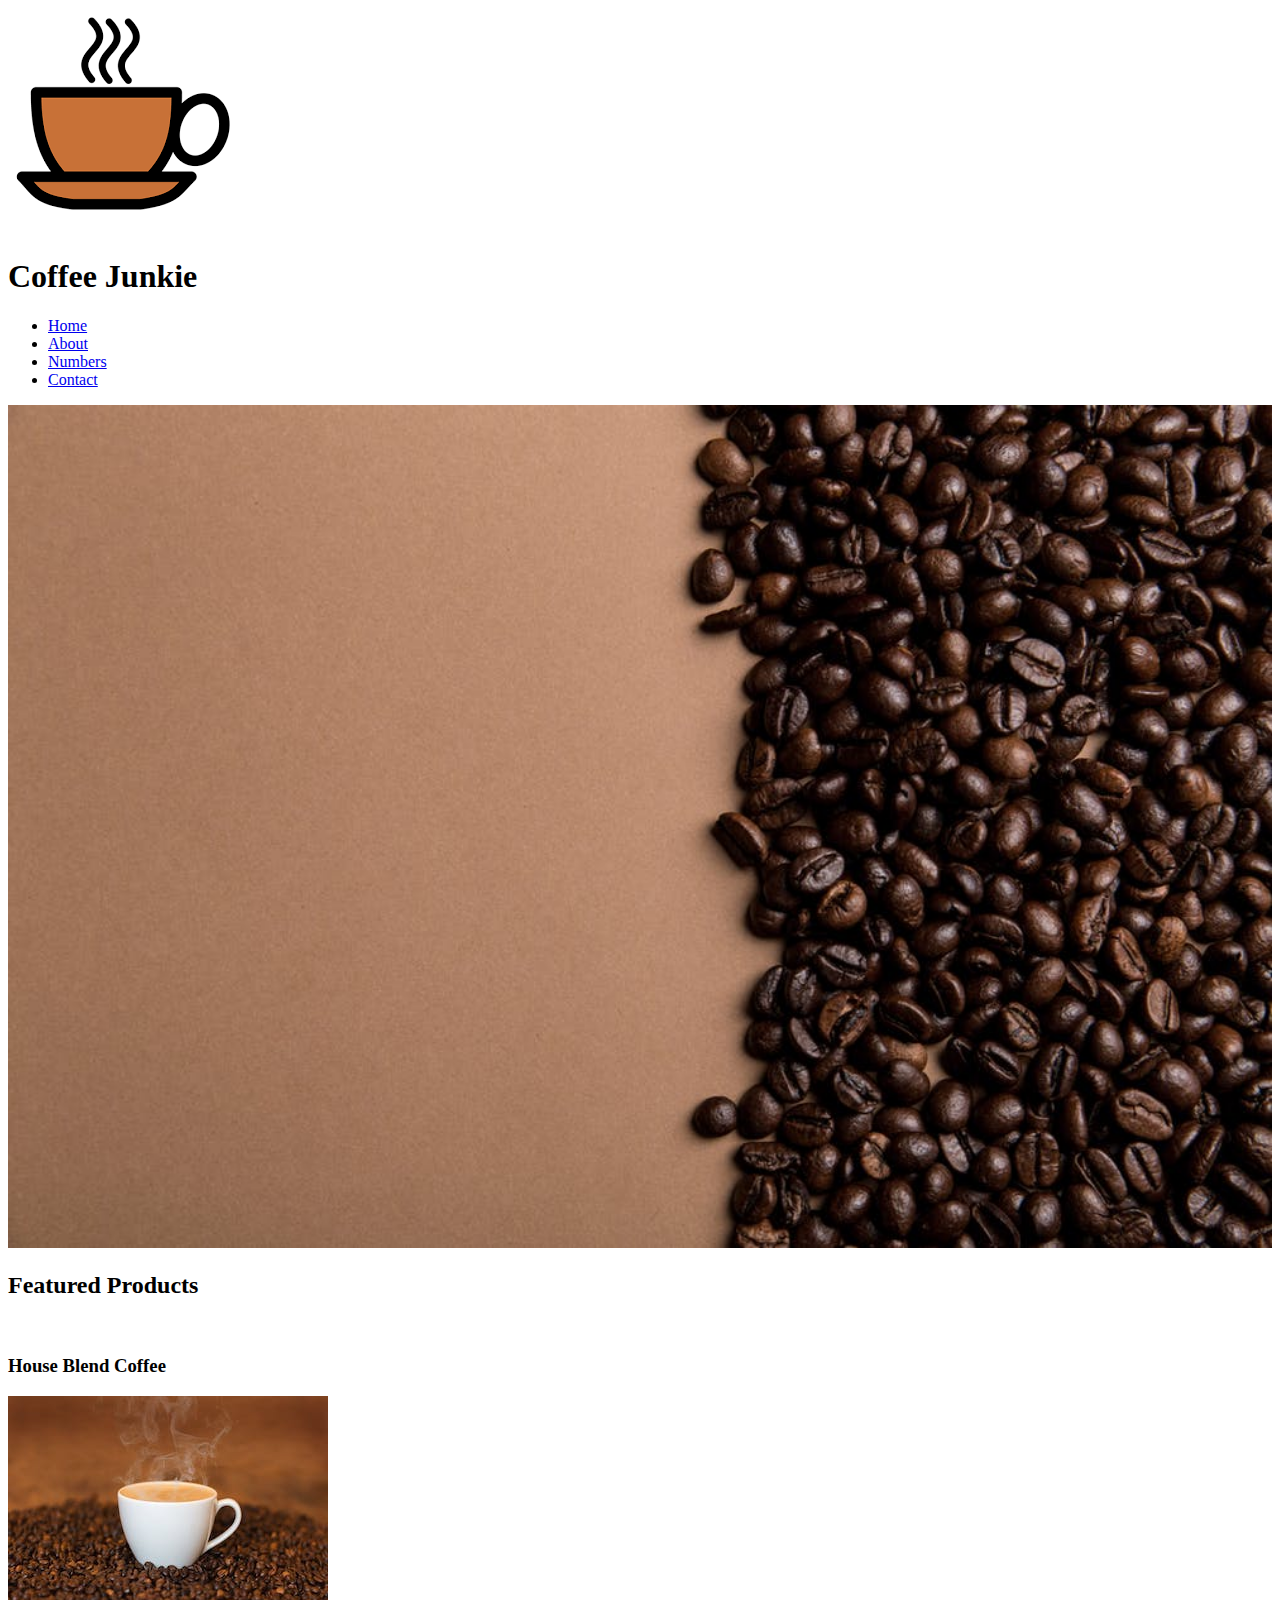
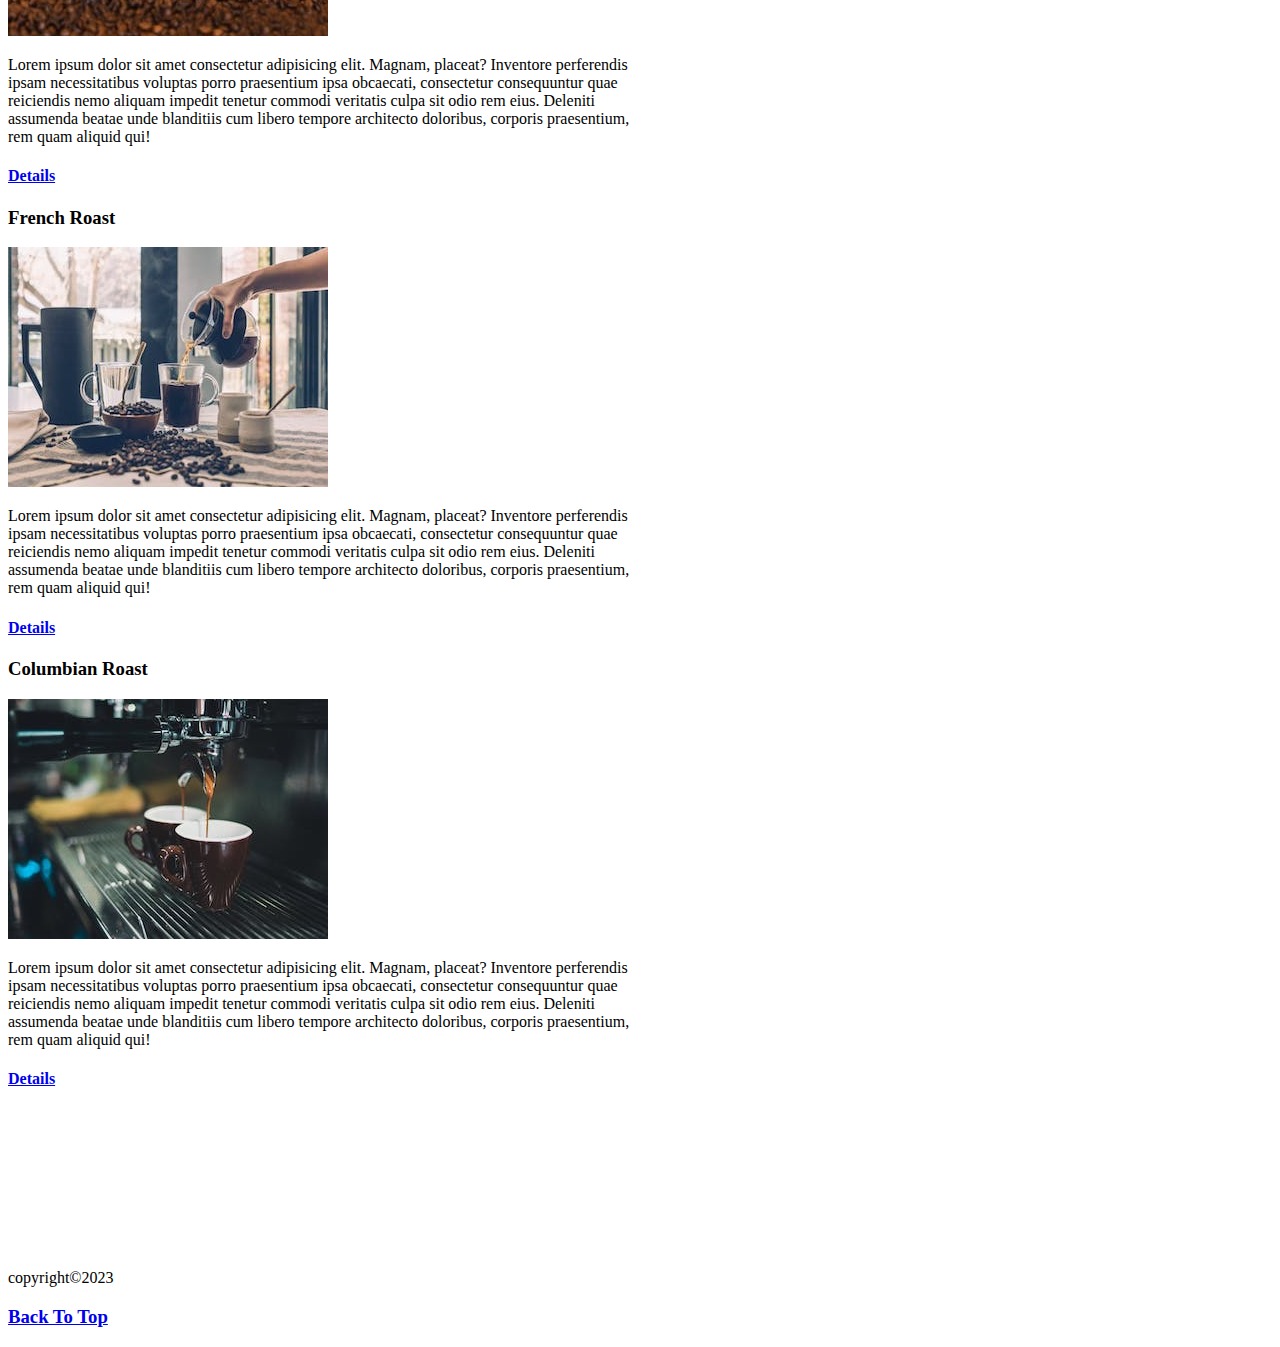
<file: 01-coffee junkie/index.html>
<!DOCTYPE html>
<html lang="en">
  <head>
    <meta charset="UTF-8" />
    <meta name="viewport" content="width=device-width, initial-scale=1.0" />
    <title>Coffee Junkie</title>
  </head>
  <body>
    <img src="images/logo.png" id="logo" alt="logo" />
    <h1>Coffee Junkie</h1>
    <!-- navbar -->
    <ul>
      <li><a href="index.html">Home</a></li>
      <li><a href="about.html">About</a></li>
      <li><a href="numbers.html">Numbers</a></li>
      <li><a href="contact.html">Contact</a></li>
    </ul>
    <!-- hero image -->
    <img src="images/background.jpeg" alt="background image" width="100%" />
    <br />
    <h2>Featured Products</h2>
    <br />
    <!-- house blend -->
    <h3>House Blend Coffee</h3>
    <img src="images/house-blend.jpeg" alt="" />
    <p style="width: 50%">
      Lorem ipsum dolor sit amet consectetur adipisicing elit. Magnam, placeat?
      Inventore perferendis ipsam necessitatibus voluptas porro praesentium ipsa
      obcaecati, consectetur consequuntur quae reiciendis nemo aliquam impedit
      tenetur commodi veritatis culpa sit odio rem eius. Deleniti assumenda
      beatae unde blanditiis cum libero tempore architecto doloribus, corporis
      praesentium, rem quam aliquid qui!
    </p>
    <h4>
      <a href="https://en.wikipedia.org/wiki/Coffee" target="_blank">Details</a>
    </h4>
    <!-- end of house blend -->
    <!-- French Roast -->
    <h3>French Roast</h3>
    <img src="images/french-roast.jpeg" alt="" />
    <p style="width: 50%">
      Lorem ipsum dolor sit amet consectetur adipisicing elit. Magnam, placeat?
      Inventore perferendis ipsam necessitatibus voluptas porro praesentium ipsa
      obcaecati, consectetur consequuntur quae reiciendis nemo aliquam impedit
      tenetur commodi veritatis culpa sit odio rem eius. Deleniti assumenda
      beatae unde blanditiis cum libero tempore architecto doloribus, corporis
      praesentium, rem quam aliquid qui!
    </p>
    <h4>
      <a href="https://en.wikipedia.org/wiki/Coffee" target="_blank">Details</a>
    </h4>
    <!-- end of French Roast -->
    <!-- Columbian Roast -->
    <h3>Columbian Roast</h3>
    <img src="images/columbian-roast.jpeg" alt="" />
    <p style="width: 50%">
      Lorem ipsum dolor sit amet consectetur adipisicing elit. Magnam, placeat?
      Inventore perferendis ipsam necessitatibus voluptas porro praesentium ipsa
      obcaecati, consectetur consequuntur quae reiciendis nemo aliquam impedit
      tenetur commodi veritatis culpa sit odio rem eius. Deleniti assumenda
      beatae unde blanditiis cum libero tempore architecto doloribus, corporis
      praesentium, rem quam aliquid qui!
    </p>
    <h4>
      <a href="https://en.wikipedia.org/wiki/Coffee" target="_blank">Details</a>
    </h4>
    <!-- end of Columbian Roast -->
    <br />
    <br />
    <br />
    <br />
    <br />
    <br />
    <br />
    <br />
    <p>copyright&copy;2023</p>
    <h3><a href="#logo">Back To Top</a></h3>
  </body>
</html>
</file>
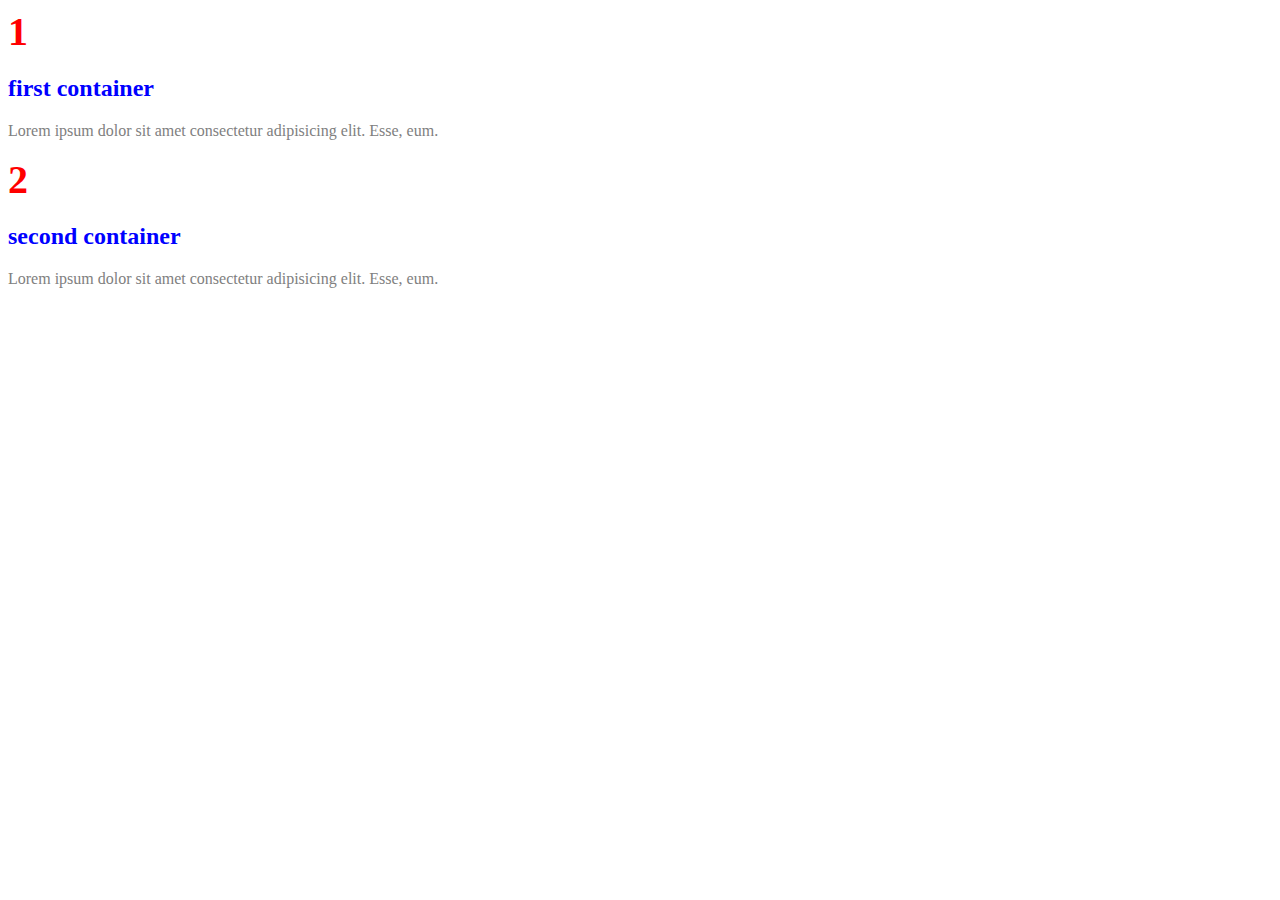
<file: 02-fundamentals project/index.html>
<!DOCTYPE html>
<html lang="en">
  <head>
    <meta charset="UTF-8" />
    <meta name="viewport" content="width=device-width, initial-scale=1.0" />
    <title>CSS Fundamentals</title>
    <link rel="stylesheet" href="./main.css" />
  </head>
  <body>
    <!-- first container -->
    <div class="container">
      <span class="icon">1</span>
      <h2 id="title">first container</h2>
      <p>Lorem ipsum dolor sit amet consectetur adipisicing elit. Esse, eum.</p>
    </div>
    <!-- end of first container -->
    <!-- second container -->
    <div class="container">
      <span class="icon">2</span>
      <h2 id="title">second container</h2>
      <p>Lorem ipsum dolor sit amet consectetur adipisicing elit. Esse, eum.</p>
    </div>
    <!-- end of second container -->
  </body>
</html>
</file>
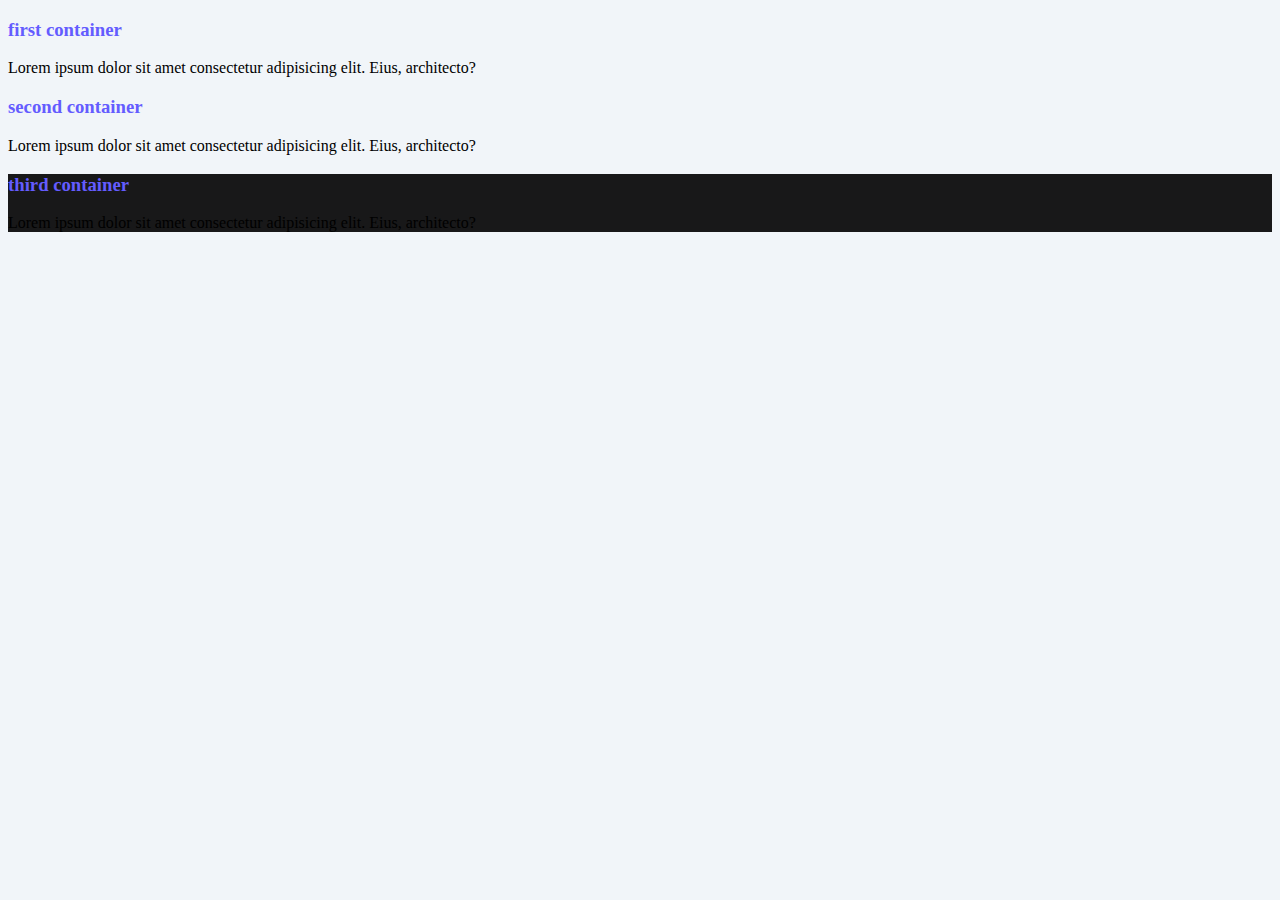
<file: 03-css color project/index.html>
<!DOCTYPE html>
<html lang="en">
  <head>
    <meta charset="UTF-8" />
    <meta name="viewport" content="width=device-width, initial-scale=1.0" />
    <title>Colors</title>
    <link rel="stylesheet" href="./style.css" />
  </head>
  <body>
    <!-- first container -->
    <div class="continer">
      <h3>first container</h3>
      <p>
        Lorem ipsum dolor sit amet consectetur adipisicing elit. Eius,
        architecto?
      </p>
    </div>
    <!-- end of first container -->
    <!-- second container -->
    <div class="continer">
      <h3>second container</h3>
      <p>
        Lorem ipsum dolor sit amet consectetur adipisicing elit. Eius,
        architecto?
      </p>
    </div>
    <!-- end of second container -->
    <!-- third container -->
    <div class="continer special-container">
      <h3>third container</h3>
      <p>
        Lorem ipsum dolor sit amet consectetur adipisicing elit. Eius,
        architecto?
      </p>
    </div>
    <!-- end of third container -->
  </body>
</html>
</file>
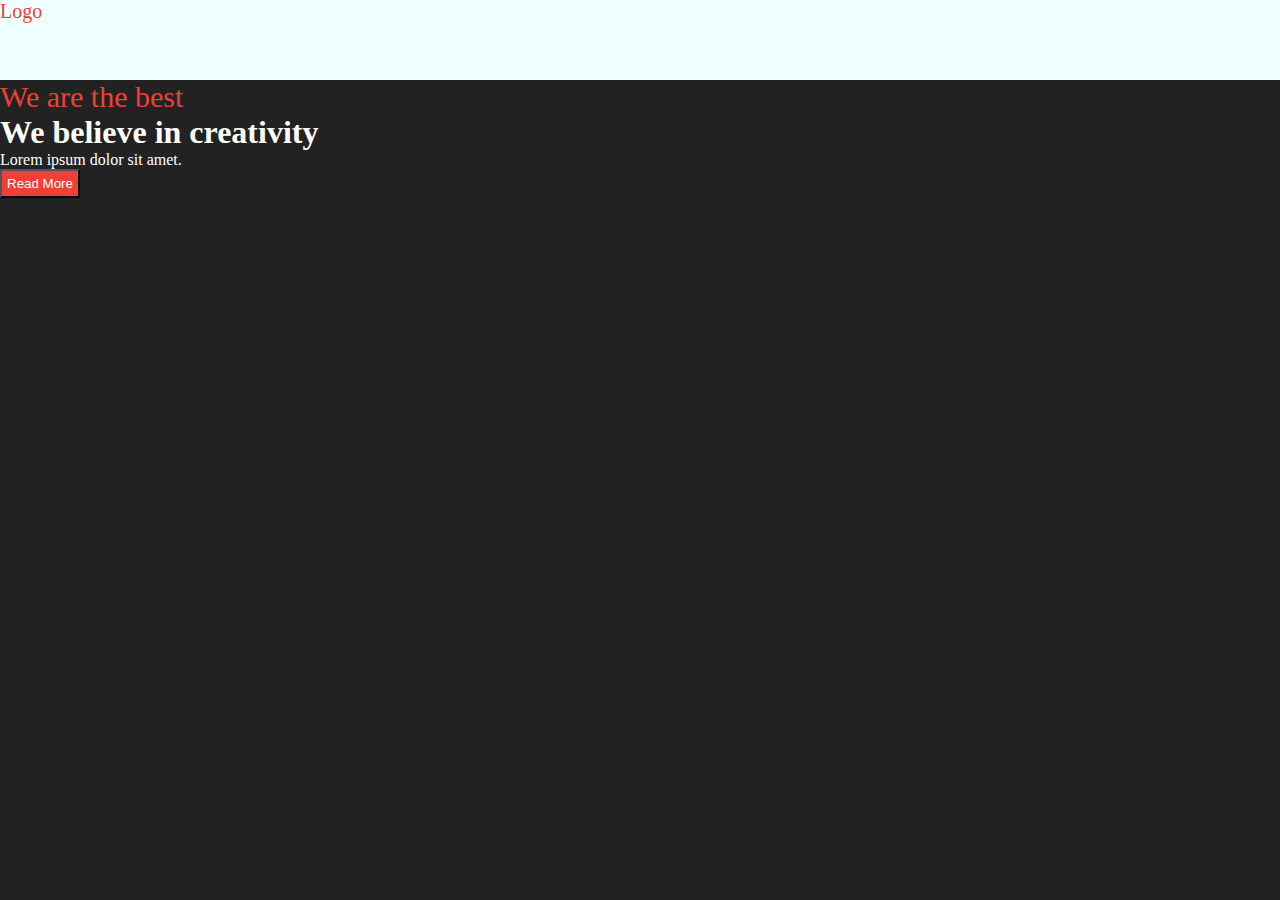
<file: 04-units project/index.html>
<!DOCTYPE html>
<html lang="en">
  <head>
    <meta charset="UTF-8" />
    <meta name="viewport" content="width=device-width, initial-scale=1.0" />
    <title>Units</title>
    <link rel="stylesheet" href="main.css" />
  </head>
  <body>
    <!-- navbar -->
    <div id="navbar">
      <span class="logo">Logo</span>
    </div>
    <!-- end of navbar -->
    <!-- hero -->
    <div class="hero">
      <span>We are the best</span>
      <h1>We believe in creativity</h1>
      <p>Lorem ipsum dolor sit amet.</p>
      <button class="hero-button">Read More</button>
    </div>
    <!-- end of hero -->
  </body>
</html>
</file>
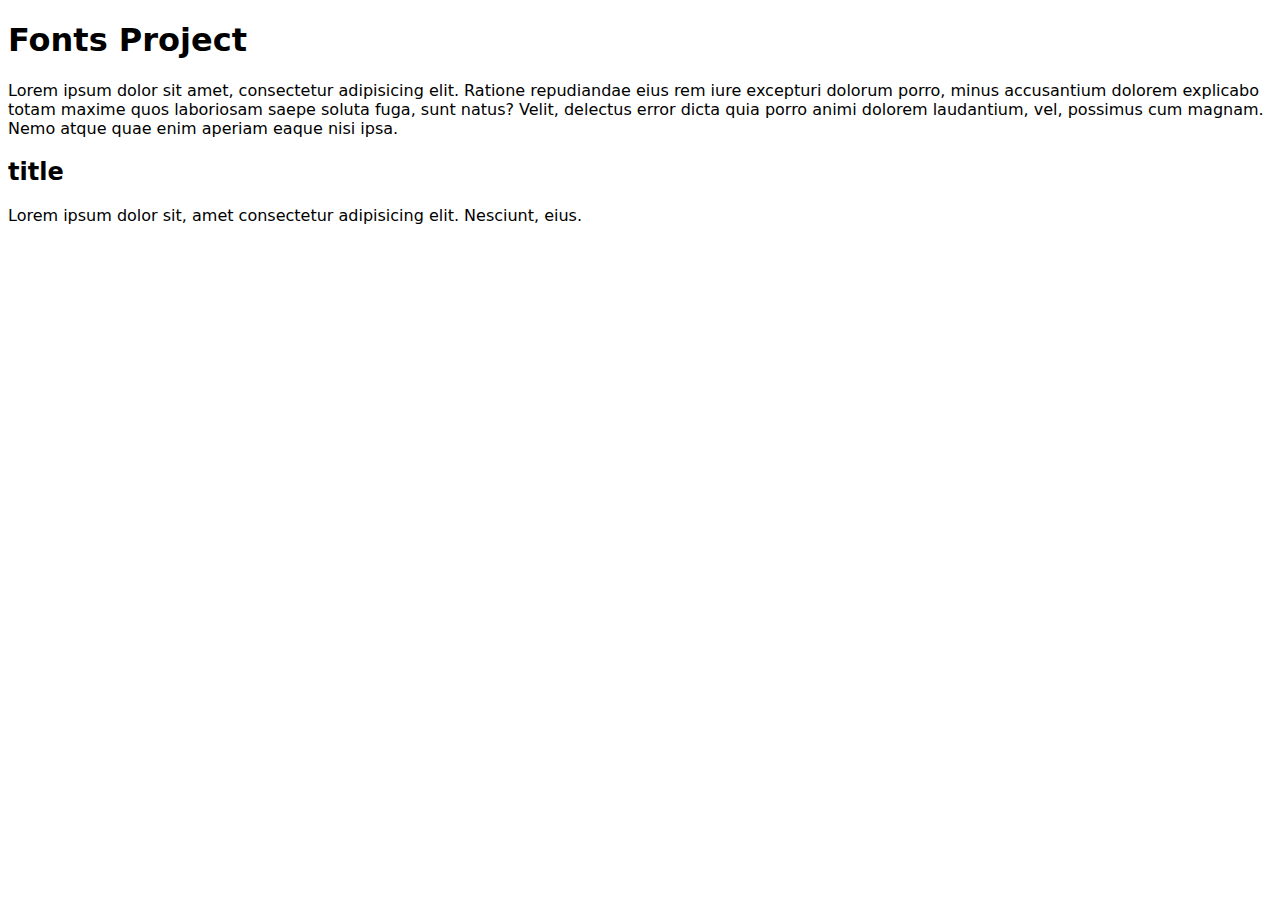
<file: 05-typograpy/index.html>
<!DOCTYPE html>
<html lang="en">
  <head>
    <meta charset="UTF-8" />
    <meta name="viewport" content="width=device-width, initial-scale=1.0" />
    <title>Typography</title>
    <link rel="stylesheet" href="style.css" />
  </head>
  <body>
    <h1>Fonts Project</h1>
    <p>
      Lorem ipsum dolor sit amet, consectetur adipisicing elit. Ratione
      repudiandae eius rem iure excepturi dolorum porro, minus accusantium
      dolorem explicabo totam maxime quos laboriosam saepe soluta fuga, sunt
      natus? Velit, delectus error dicta quia porro animi dolorem laudantium,
      vel, possimus cum magnam. Nemo atque quae enim aperiam eaque nisi ipsa.
    </p>
    <div>
      <h2>title</h2>
      <p>
        Lorem ipsum dolor sit, amet consectetur adipisicing elit. Nesciunt,
        eius.
      </p>
    </div>
  </body>
</html>
</file>
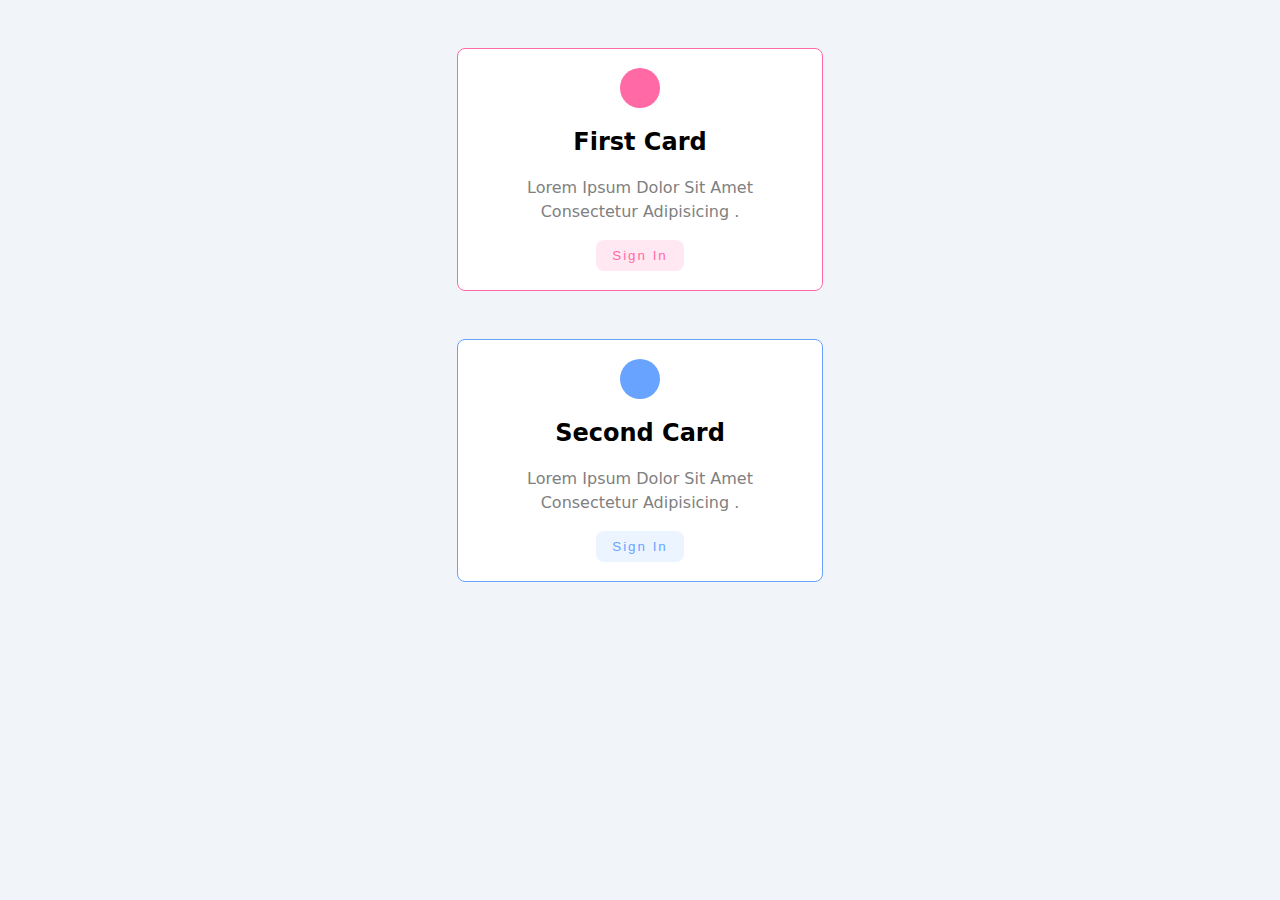
<file: 06-box-model/index.html>
<!DOCTYPE html>
<html lang="en">
  <head>
    <meta charset="UTF-8" />
    <meta name="viewport" content="width=device-width, initial-scale=1.0" />
    <title>Box Model</title>
    <link rel="stylesheet" href="style.css" />
  </head>
  <body>
    <!-- card-1 -->
    <div class="card card-1">
      <div class="icon"></div>
      <h2 class="title">First Card</h2>
      <p class="text">Lorem ipsum dolor sit amet consectetur adipisicing .</p>
      <button class="btn btn-pink">Sign In</button>
    </div>
    <!-- end of card-1 -->
    <!-- card-2 -->
    <div class="card card-2">
      <div class="icon"></div>
      <h2 class="title">Second Card</h2>
      <p class="text">Lorem ipsum dolor sit amet consectetur adipisicing .</p>
      <button class="btn btn-blue">Sign In</button>
    </div>
    <!-- end of card-2 -->
  </body>
</html>
</file>
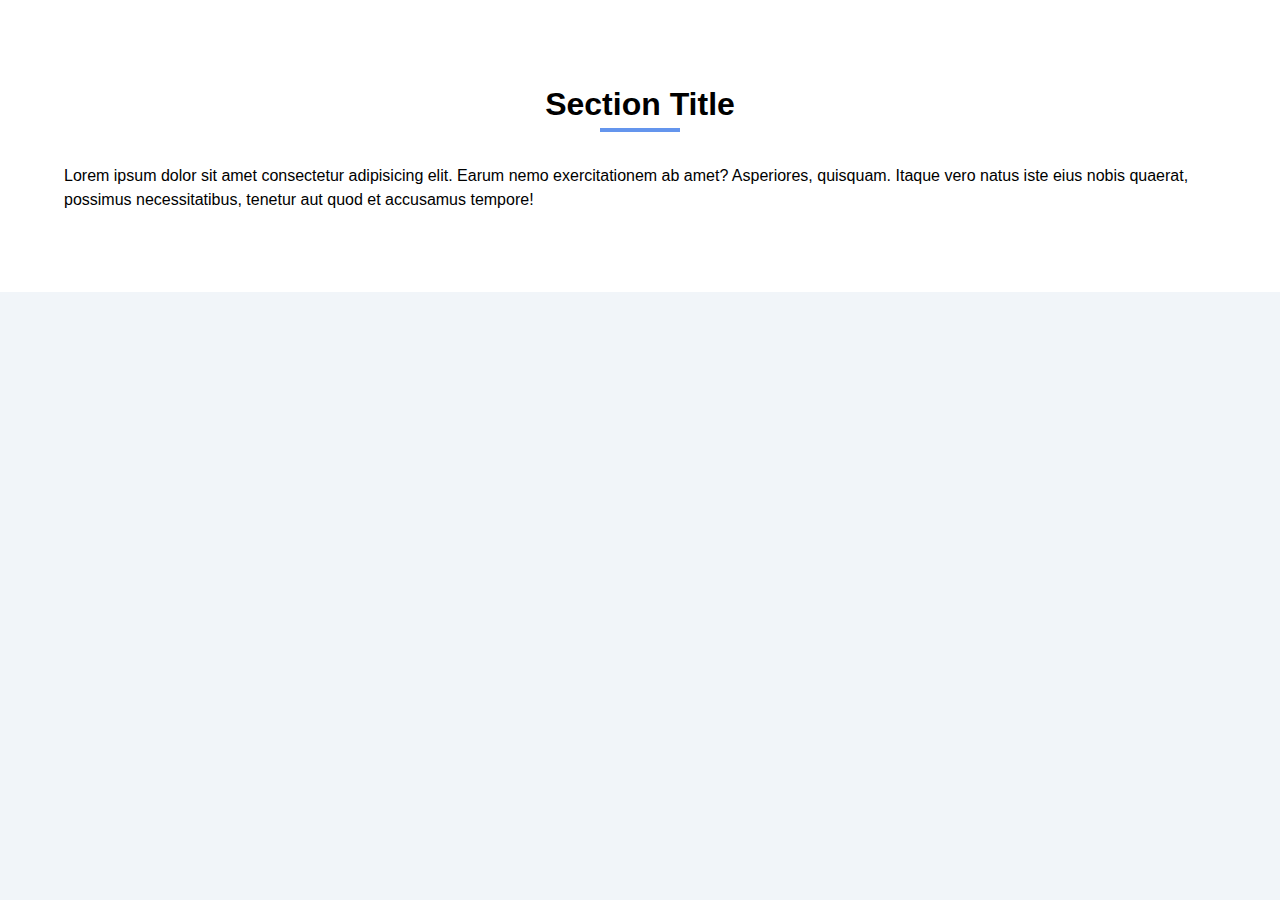
<file: 07-display property project/index.html>
<!DOCTYPE html>
<html lang="en">
  <head>
    <meta charset="UTF-8" />
    <meta name="viewport" content="width=device-width, initial-scale=1.0" />
    <title>Document</title>
    <title>Display Property Project</title>
    <link rel="stylesheet" href="style.css" />
  </head>
  <body>
    <!-- section -->
    <div class="section">
      <!-- section title -->
      <div class="section-title">
        <h1>section title</h1>
        <div class="title-underline"></div>
      </div>
      <!-- end of section title -->
      <!-- section center -->
      <p class="section-center">
        Lorem ipsum dolor sit amet consectetur adipisicing elit. Earum nemo
        exercitationem ab amet? Asperiores, quisquam. Itaque vero natus iste
        eius nobis quaerat, possimus necessitatibus, tenetur aut quod et
        accusamus tempore!
      </p>
      <!-- end of section center -->
    </div>
    <!-- end of section -->
  </body>
</html>
</file>
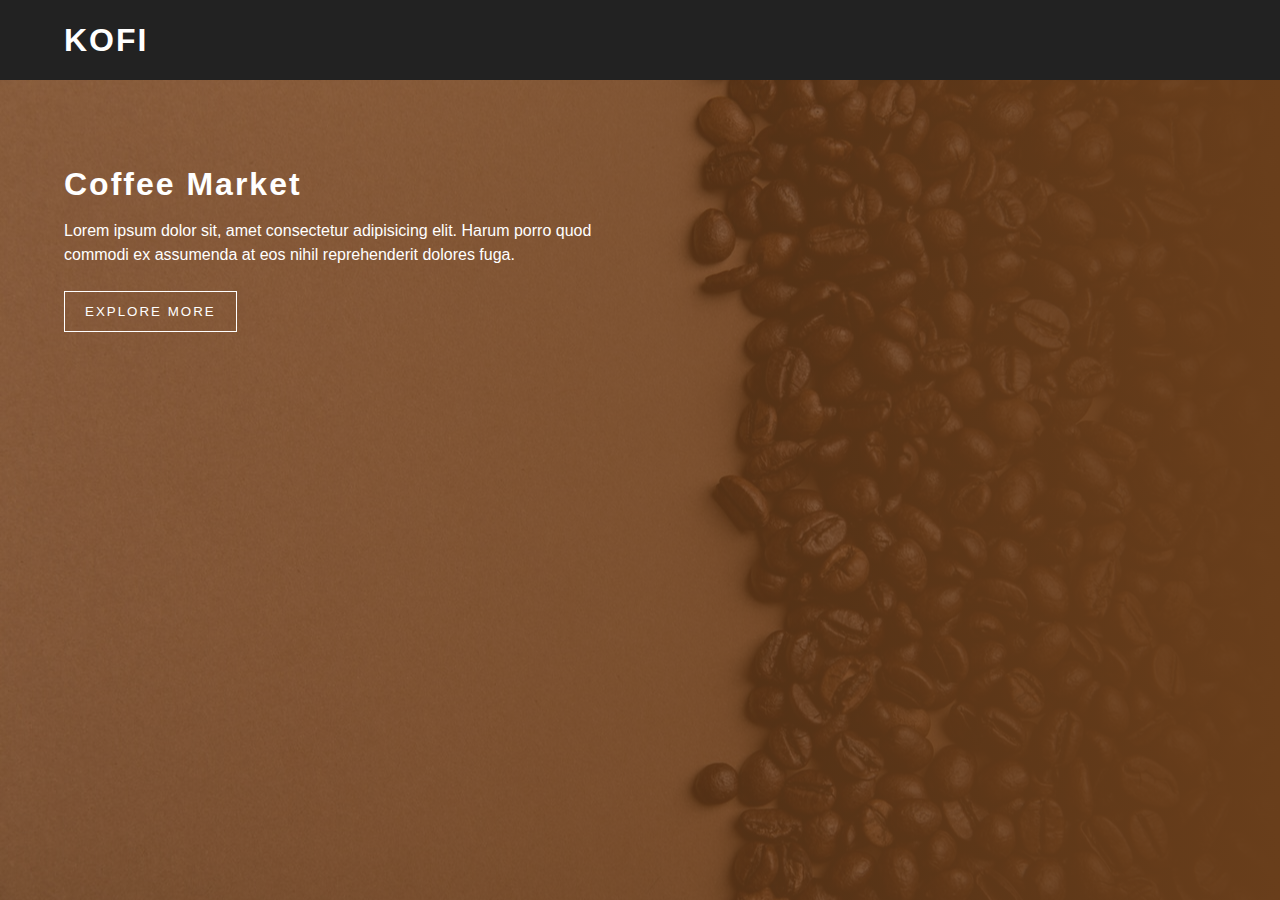
<file: 08-background image project/index.html>
<!DOCTYPE html>
<html lang="en">
  <head>
    <meta charset="UTF-8" />
    <meta name="viewport" content="width=device-width, initial-scale=1.0" />
    <title>Background Image Project</title>
    <link rel="stylesheet" href="style.css" />
  </head>
  <body>
    <!-- nav -->
    <div class="nav">
      <div class="nav-center">
        <span class="nav-title">kofi</span>
      </div>
    </div>
    <!-- end of nav -->
    <!-- hero image -->
    <div class="hero">
      <div class="hero-center">
        <h1>coffee market</h1>
        <p>
          Lorem ipsum dolor sit, amet consectetur adipisicing elit. Harum porro
          quod commodi ex assumenda at eos nihil reprehenderit dolores fuga.
        </p>
        <button class="hero-btn">explore more</button>
      </div>
    </div>
    <!-- end of hero image -->
  </body>
</html>
</file>
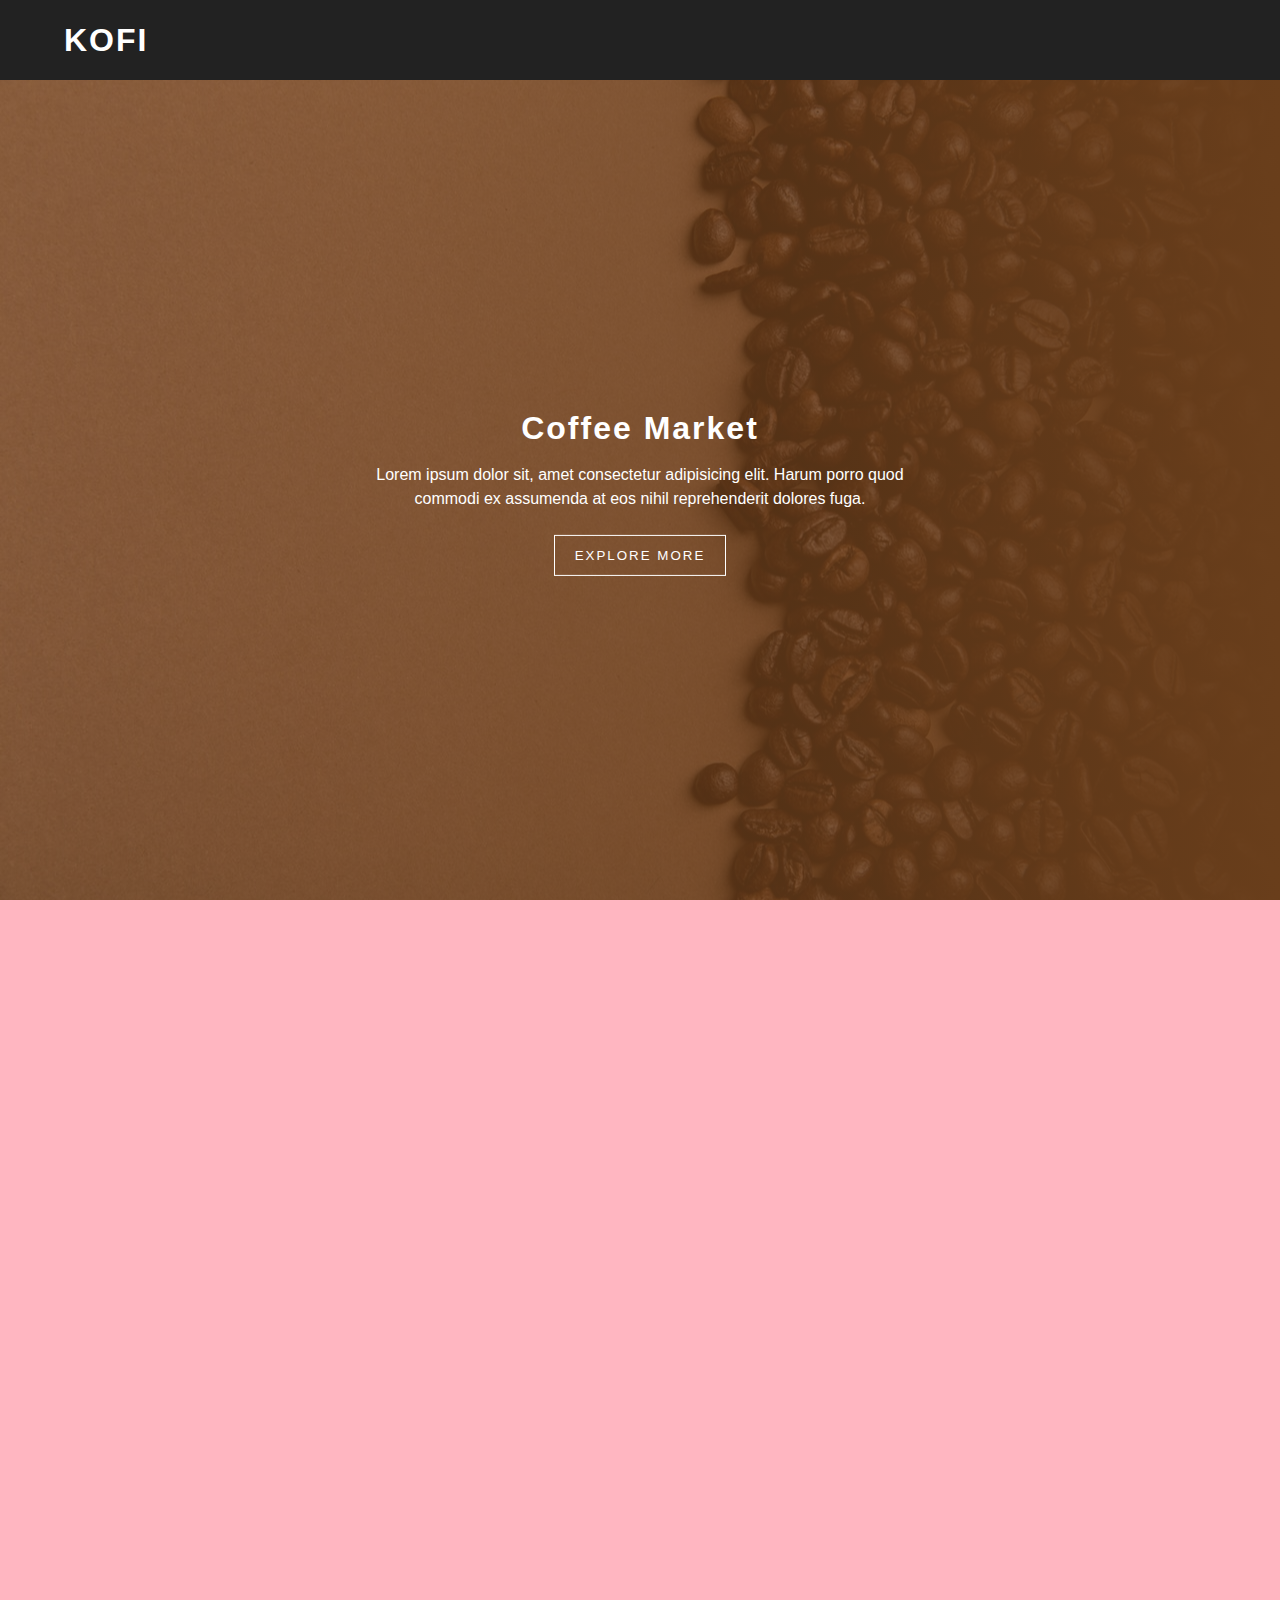
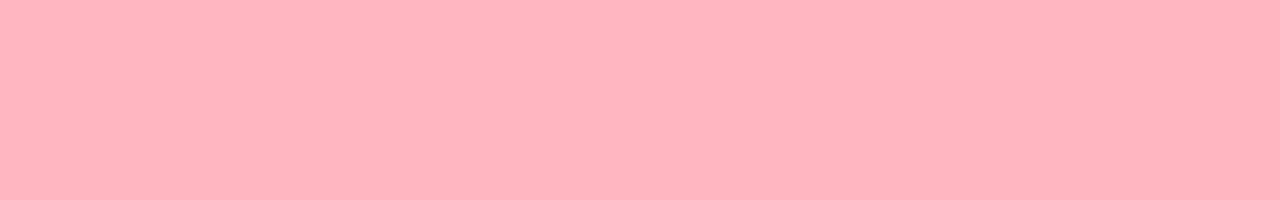
<file: 09-position property/index.html>
<!DOCTYPE html>
<html lang="en">
  <head>
    <meta charset="UTF-8" />
    <meta name="viewport" content="width=device-width, initial-scale=1.0" />
    <title>Position Property</title>
    <link rel="stylesheet" href="style.css" />
  </head>
  <body>
    <!-- nav -->
    <div class="nav">
      <div class="nav-center">
        <span class="nav-title">kofi</span>
      </div>
    </div>
    <!-- end of nav -->
    <!-- hero image -->
    <div class="hero">
      <div class="hero-center">
        <h1>coffee market</h1>
        <p>
          Lorem ipsum dolor sit, amet consectetur adipisicing elit. Harum porro
          quod commodi ex assumenda at eos nihil reprehenderit dolores fuga.
        </p>
        <button class="hero-btn">explore more</button>
      </div>
    </div>
    <!-- end of hero image -->
    <!-- temp -->
    <div class="temp"></div>
    <!-- end of temp -->
  </body>
</html>
</file>
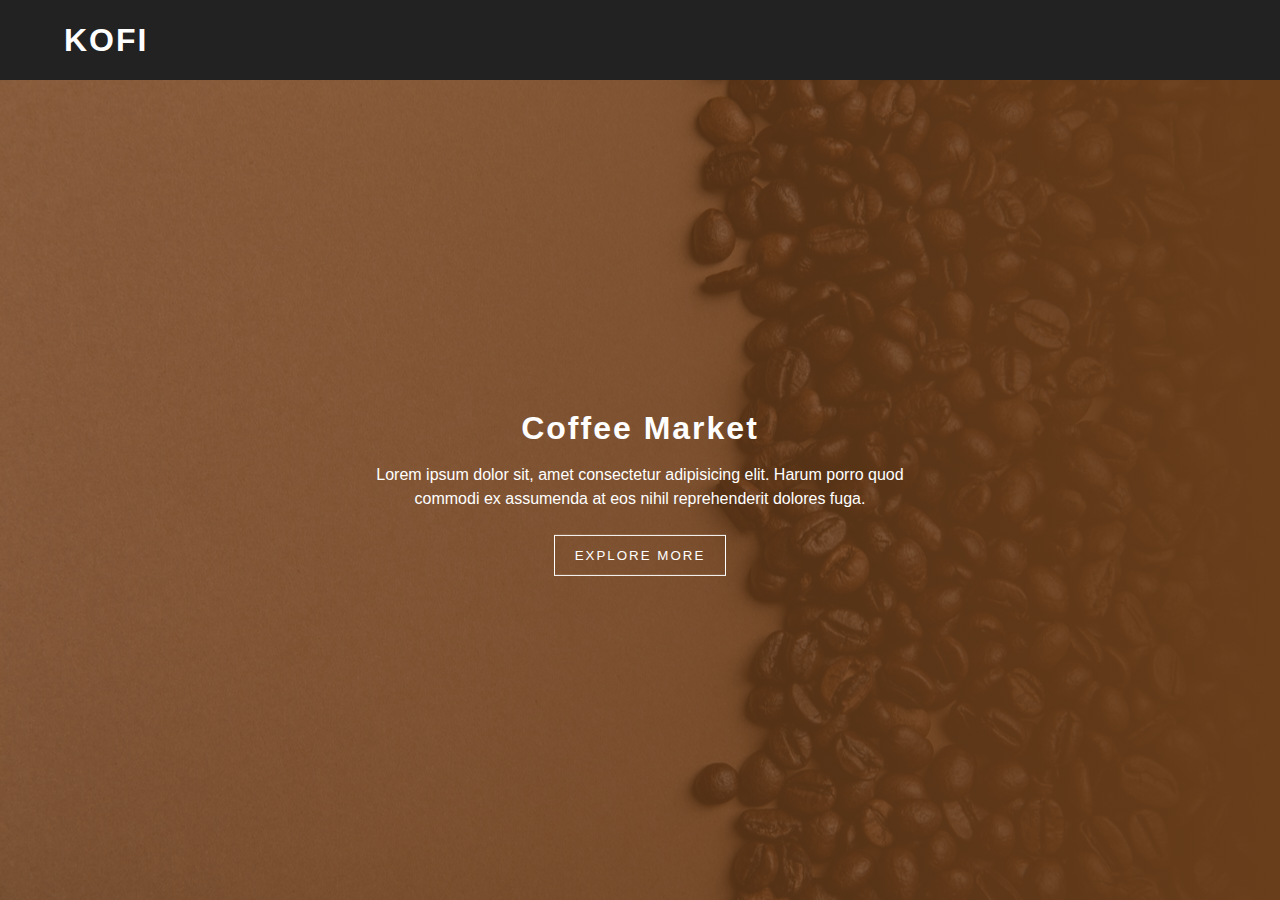
<file: 10-animation project/index.html>
<!DOCTYPE html>
<html lang="en">
  <head>
    <meta charset="UTF-8" />
    <meta name="viewport" content="width=device-width, initial-scale=1.0" />
    <title>Animaiton Property project</title>
    <link rel="stylesheet" href="style.css" />
  </head>
  <body>
    <!-- nav -->
    <div class="nav">
      <div class="nav-center">
        <span class="nav-title">kofi</span>
      </div>
    </div>
    <!-- end of nav -->
    <!-- hero image -->
    <div class="hero">
      <div class="hero-center">
        <div class="hero-text">
          <h1>coffee market</h1>
          <p>
            Lorem ipsum dolor sit, amet consectetur adipisicing elit. Harum
            porro quod commodi ex assumenda at eos nihil reprehenderit dolores
            fuga.
          </p>
        </div>
        <button class="hero-btn">explore more</button>
      </div>
    </div>
    <!-- end of hero image -->
  </body>
</html>
</file>
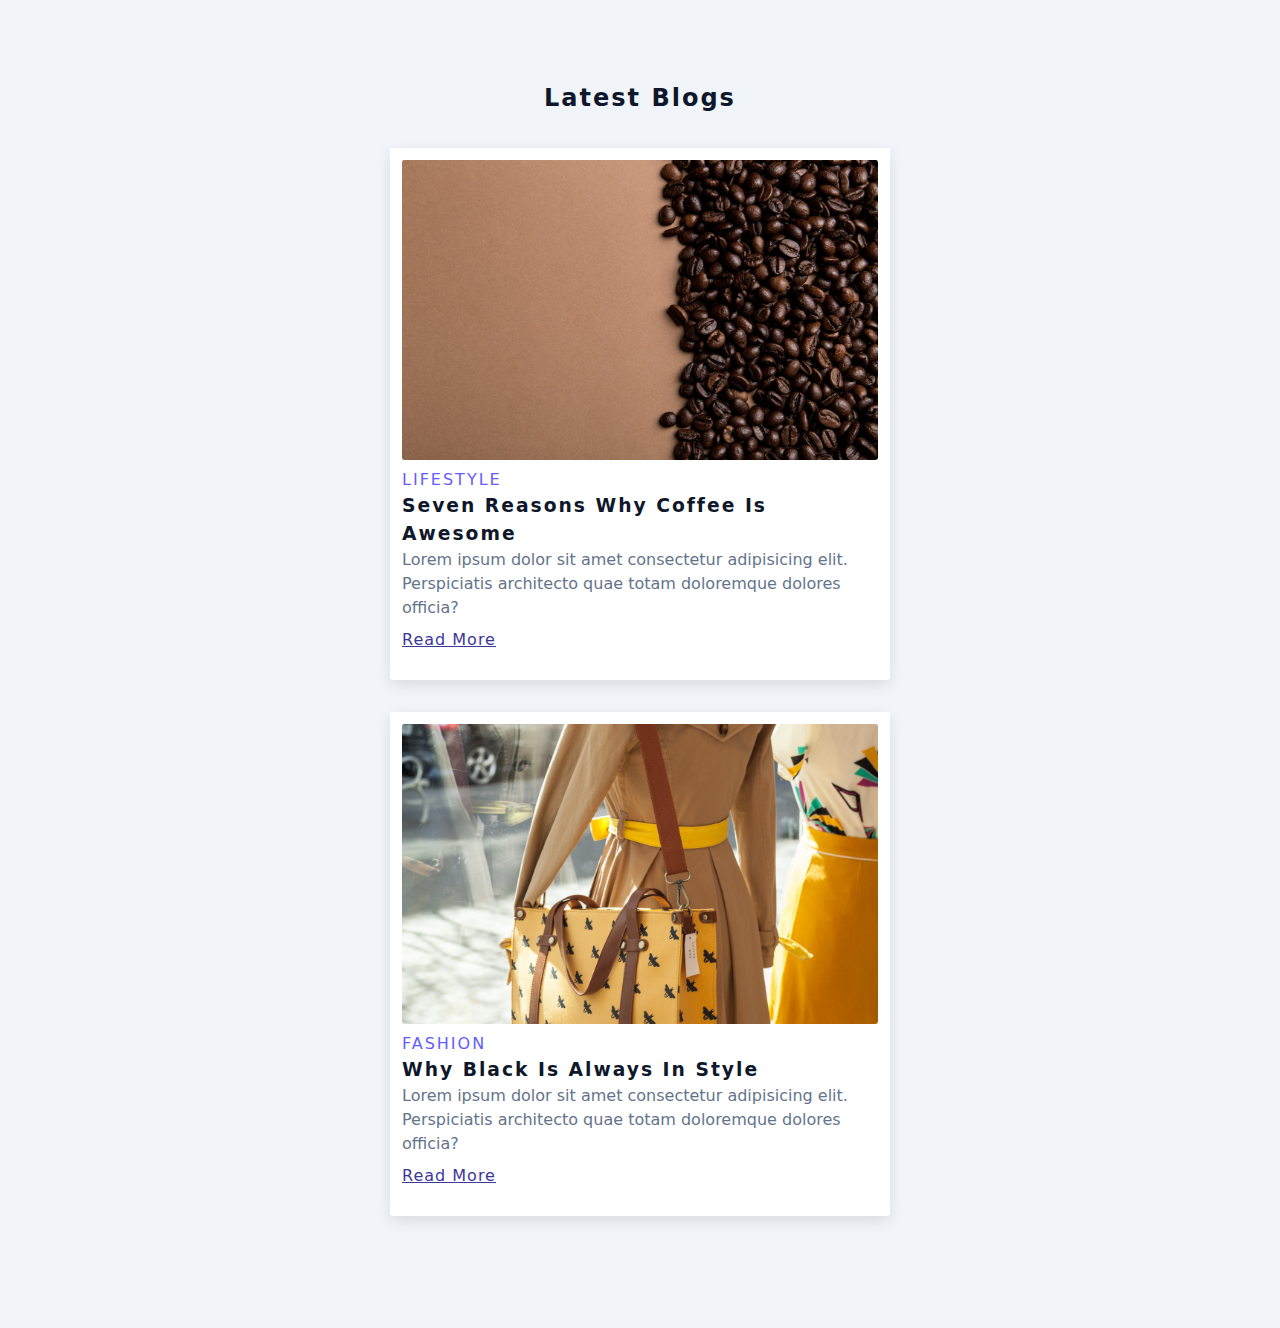
<file: 11-card project/index.html>
<!DOCTYPE html>
<html lang="en">
  <head>
    <meta charset="UTF-8" />
    <meta name="viewport" content="width=device-width, initial-scale=1.0" />
    <title>Card Project</title>
    <!-- icons -->
    <link
      rel="stylesheet"
      href="https://cdnjs.cloudflare.com/ajax/libs/font-awesome/6.4.2/css/all.min.css"
      integrity="sha512-z3gLpd7yknf1YoNbCzqRKc4qyor8gaKU1qmn+CShxbuBusANI9QpRohGBreCFkKxLhei6S9CQXFEbbKuqLg0DA=="
      crossorigin="anonymous"
      referrerpolicy="no-referrer"
    />
    <!-- css -->
    <link rel="stylesheet" href="style.css" />
  </head>
  <body>
    <!-- blog section -->
    <section class="blogs">
      <!-- section title -->
      <div class="section-title">
        <h2>latest blogs</h2>
      </div>
      <!-- end of section title -->
      <!-- blogs center -->
      <div class="blogs-center">
        <!-- first blog -->
        <article class="blog">
          <img src="./coffee.jpg" alt="coffee" class="img blog-img" />
          <!-- blog content -->
          <div class="blog-content">
            <span>lifestyle <i class="fa-brands fa-reddit-alien"></i></span>
            <h3>seven reasons why coffee is awesome</h3>
            <p>
              Lorem ipsum dolor sit amet consectetur adipisicing elit.
              Perspiciatis architecto quae totam doloremque dolores officia?
            </p>
            <a href="#">read more</a>
          </div>
          <!-- blog content -->
        </article>
        <!-- end of first blog -->
        <!-- second blog -->
        <article class="blog">
          <img src="./fashion.jpg" alt="fashion" class="img blog-img" />
          <!-- blog content -->
          <div class="blog-content">
            <span>fashion <i class="fa-solid fa-shirt"></i></span>
            <h3>why black is always in style</h3>
            <p>
              Lorem ipsum dolor sit amet consectetur adipisicing elit.
              Perspiciatis architecto quae totam doloremque dolores officia?
            </p>
            <a href="#">read more</a>
          </div>
          <!-- blog content -->
        </article>
        <!-- end of second blog -->
      </div>
      <!-- end of blogs center -->
    </section>
    <!-- end of blog section -->
  </body>
</html>
</file>
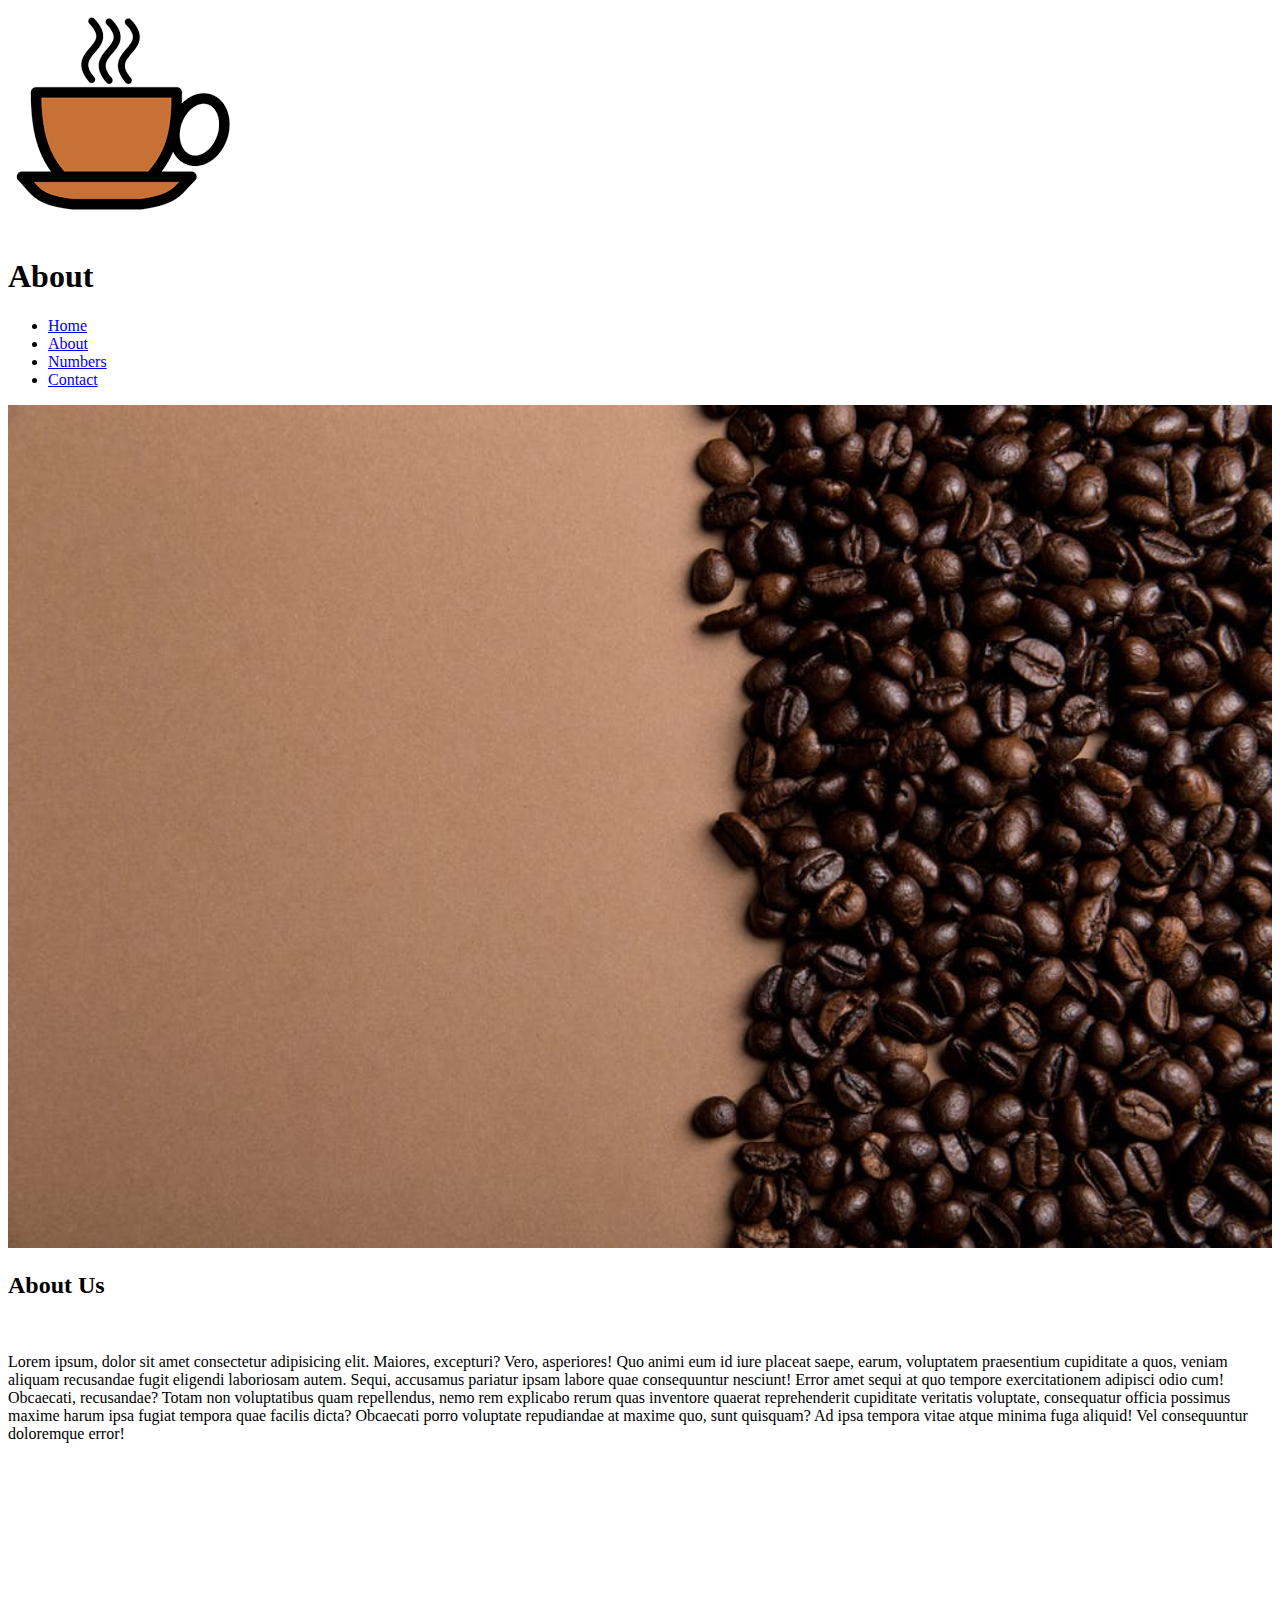
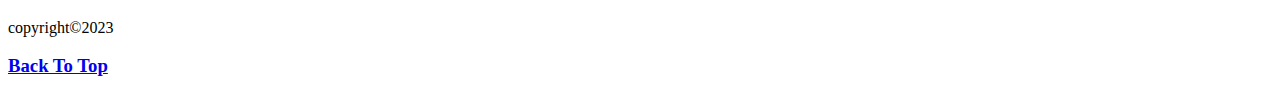
<file: 01-coffee junkie/about.html>
<!DOCTYPE html>
<html lang="en">
  <head>
    <meta charset="UTF-8" />
    <meta name="viewport" content="width=device-width, initial-scale=1.0" />
    <title>About</title>
  </head>
  <body>
    <img src="images/logo.png" id="logo" alt="logo" />
    <h1>About</h1>
    <!-- navbar -->
    <ul>
      <li><a href="index.html">Home</a></li>
      <li><a href="about.html">About</a></li>
      <li><a href="numbers.html">Numbers</a></li>
      <li><a href="contact.html">Contact</a></li>
    </ul>
    <!-- hero image -->
    <img src="images/background.jpeg" alt="background image" width="100%" />
    <br />
    <h2>About Us</h2>
    <br />
    <p>
      Lorem ipsum, dolor sit amet consectetur adipisicing elit. Maiores,
      excepturi? Vero, asperiores! Quo animi eum id iure placeat saepe, earum,
      voluptatem praesentium cupiditate a quos, veniam aliquam recusandae fugit
      eligendi laboriosam autem. Sequi, accusamus pariatur ipsam labore quae
      consequuntur nesciunt! Error amet sequi at quo tempore exercitationem
      adipisci odio cum! Obcaecati, recusandae? Totam non voluptatibus quam
      repellendus, nemo rem explicabo rerum quas inventore quaerat reprehenderit
      cupiditate veritatis voluptate, consequatur officia possimus maxime harum
      ipsa fugiat tempora quae facilis dicta? Obcaecati porro voluptate
      repudiandae at maxime quo, sunt quisquam? Ad ipsa tempora vitae atque
      minima fuga aliquid! Vel consequuntur doloremque error!
    </p>
    <br />
    <br />
    <br />
    <br />
    <br />
    <br />
    <br />
    <br />
    <p>copyright&copy;2023</p>
    <h3><a href="#logo">Back To Top</a></h3>
  </body>
</html>
</file>
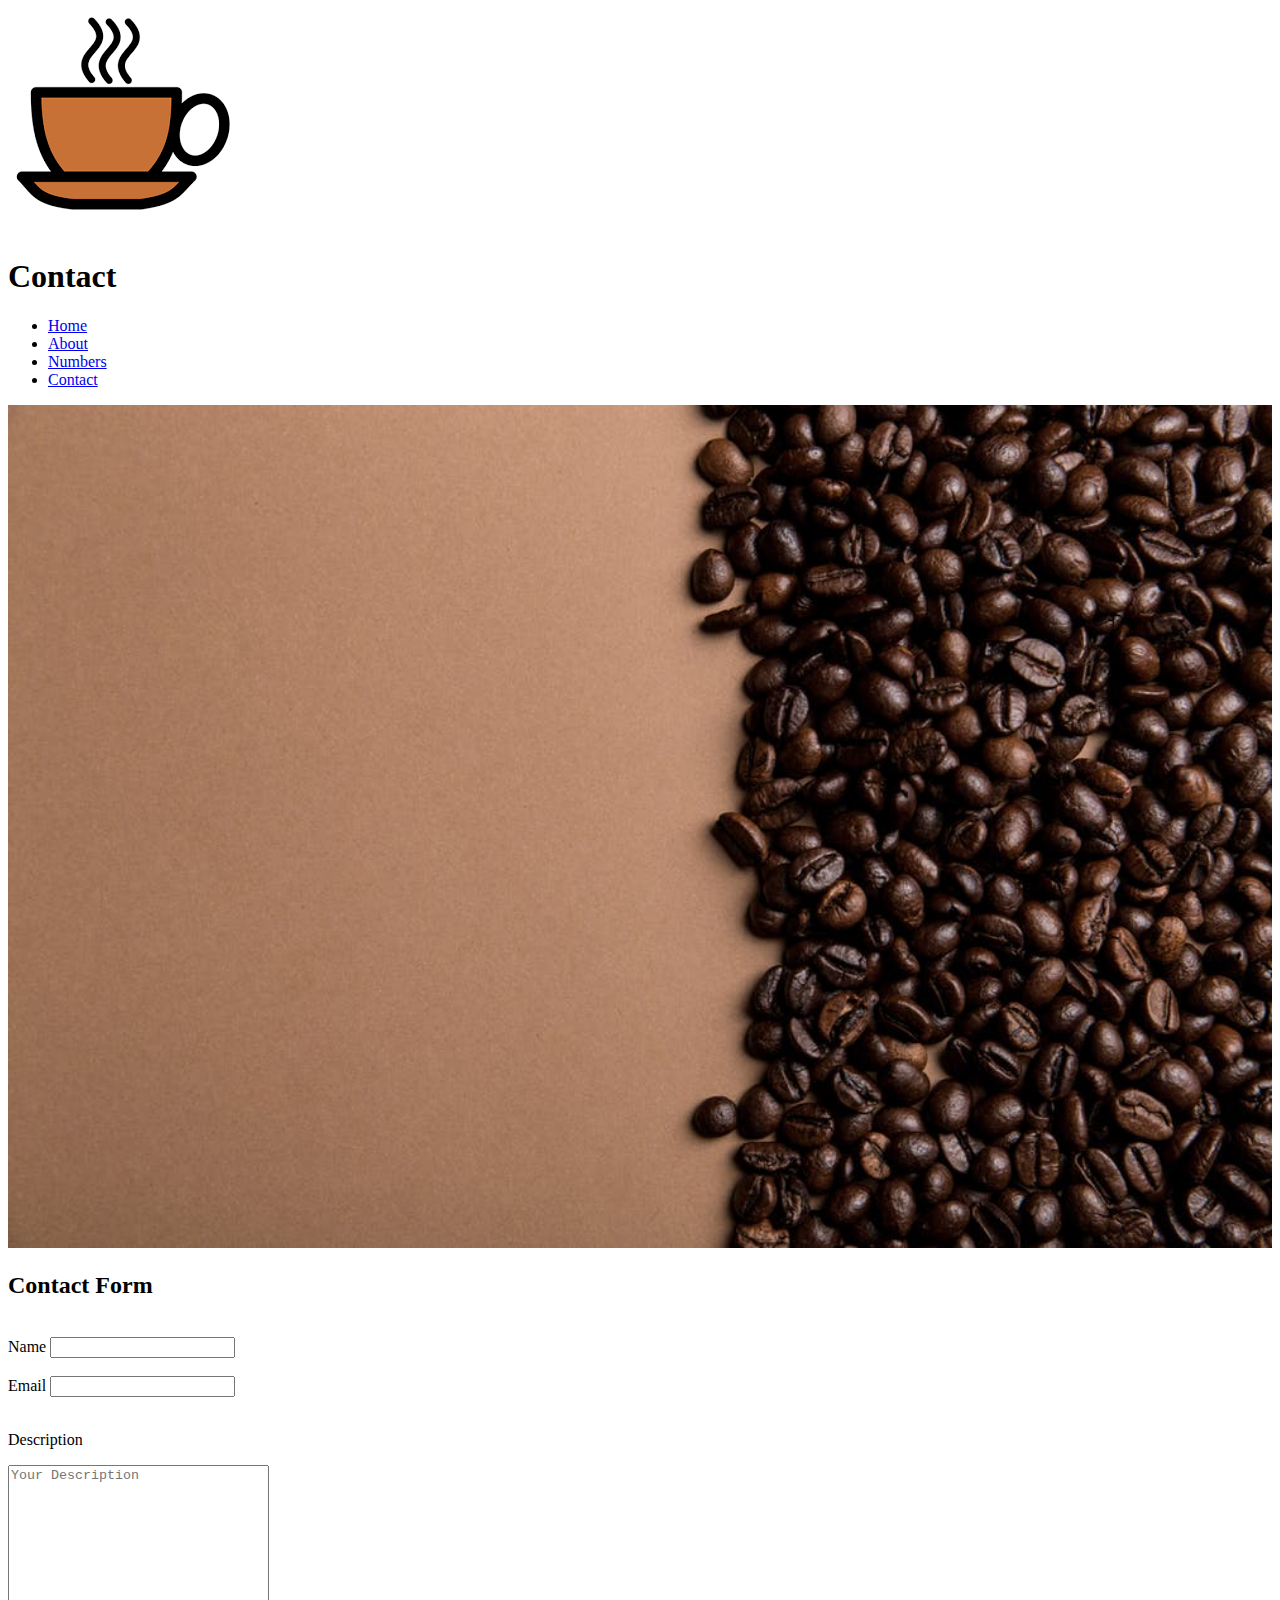
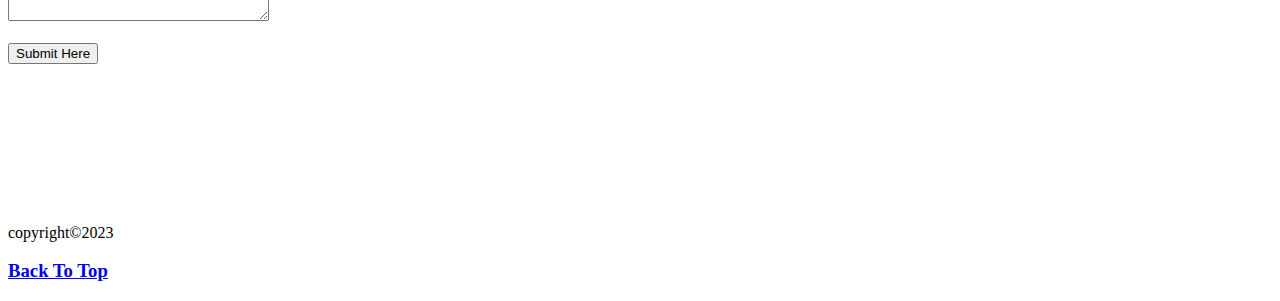
<file: 01-coffee junkie/contact.html>
<!DOCTYPE html>
<html lang="en">
  <head>
    <meta charset="UTF-8" />
    <meta name="viewport" content="width=device-width, initial-scale=1.0" />
    <title>Contact</title>
  </head>
  <body>
    <img src="images/logo.png" id="logo" alt="logo" />
    <h1>Contact</h1>
    <!-- navbar -->
    <ul>
      <li><a href="index.html">Home</a></li>
      <li><a href="about.html">About</a></li>
      <li><a href="numbers.html">Numbers</a></li>
      <li><a href="contact.html">Contact</a></li>
    </ul>
    <!-- hero image -->
    <img src="images/background.jpeg" alt="background image" width="100%" />
    <br />
    <h2>Contact Form</h2>
    <br />
    <form>
      <!-- name -->
      <label for="name">Name</label>
      <input type="text" name="name" id="name" />
      <br />
      <br />
      <!-- email -->
      <label for="email">Email</label>
      <input type="email" name="email" id="email" />
      <br />
      <br />
      <!-- description -->
      <p>Description</p>
      <textarea
        name="description"
        id="description"
        cols="30"
        rows="10"
        placeholder="Your Description"
      ></textarea>
      <br />
      <br />
      <!-- submit -->
      <input type="submit" value="Submit Here" />
    </form>
    <br />
    <br />
    <br />
    <br />
    <br />
    <br />
    <br />
    <br />
    <p>copyright&copy;2023</p>
    <h3><a href="#logo">Back To Top</a></h3>
  </body>
</html>
</file>
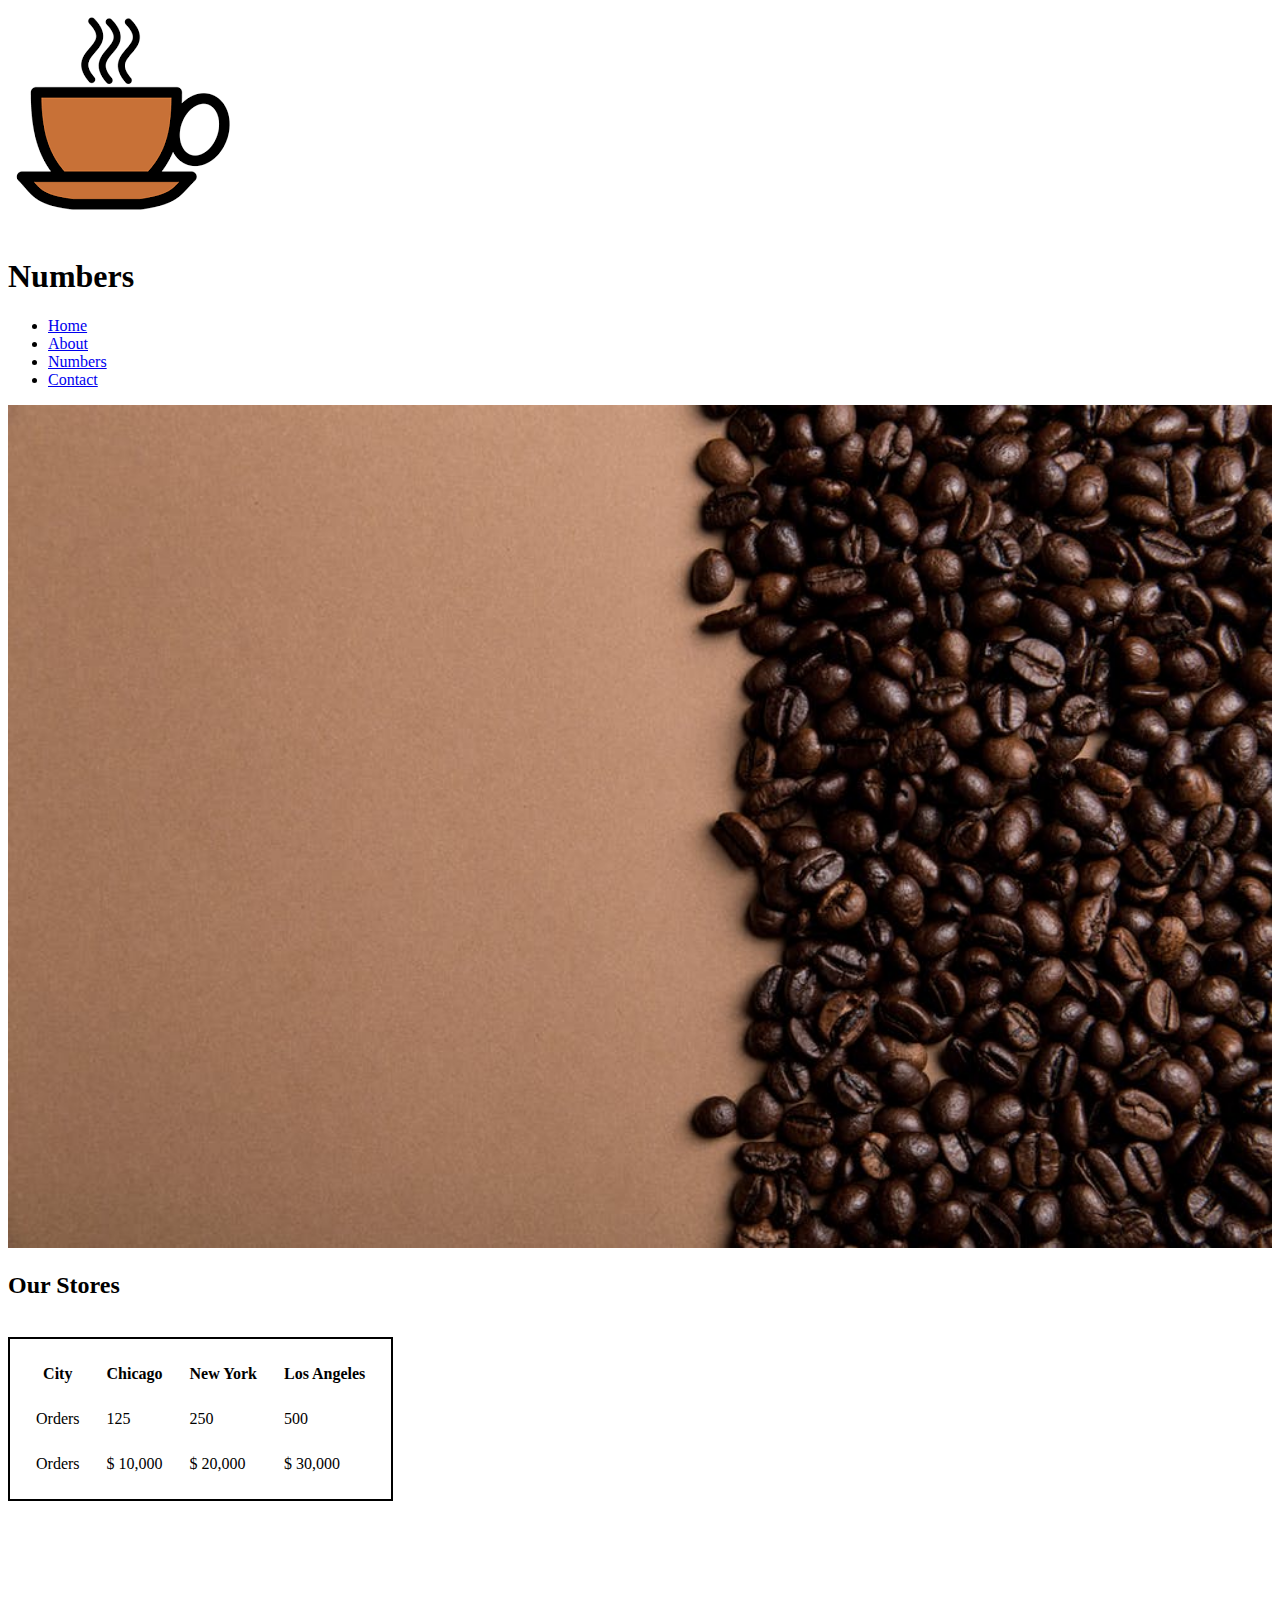
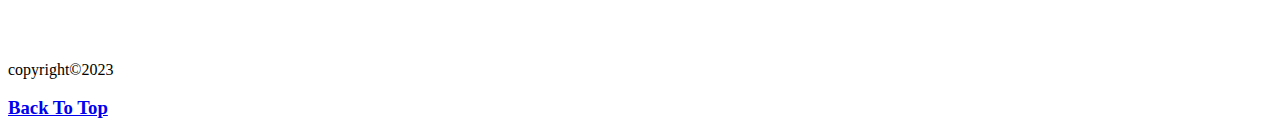
<file: 01-coffee junkie/numbers.html>
<!DOCTYPE html>
<html lang="en">
  <head>
    <meta charset="UTF-8" />
    <meta name="viewport" content="width=device-width, initial-scale=1.0" />
    <title>Numbers</title>
  </head>
  <body>
    <img src="images/logo.png" id="logo" alt="logo" />
    <h1>Numbers</h1>
    <!-- navbar -->
    <ul>
      <li><a href="index.html">Home</a></li>
      <li><a href="about.html">About</a></li>
      <li><a href="numbers.html">Numbers</a></li>
      <li><a href="contact.html">Contact</a></li>
    </ul>
    <!-- hero image -->
    <img src="images/background.jpeg" alt="background image" width="100%" />
    <br />
    <h2>Our Stores</h2>
    <br />
    <table style="border: 2px solid black; border-spacing: 25px">
      <!-- city -->
      <tr>
        <th>City</th>
        <th>Chicago</th>
        <th>New York</th>
        <th>Los Angeles</th>
      </tr>
      <!-- end of city -->
      <!-- orders -->
      <tr>
        <td>Orders</td>
        <td>125</td>
        <td>250</td>
        <td>500</td>
      </tr>
      <!-- end of orders -->
      <!-- profit -->
      <tr>
        <td>Orders</td>
        <td>$ 10,000</td>
        <td>$ 20,000</td>
        <td>$ 30,000</td>
      </tr>
      <!-- end of profit -->
    </table>
    <br />
    <br />
    <br />
    <br />
    <br />
    <br />
    <br />
    <br />
    <p>copyright&copy;2023</p>
    <h3><a href="#logo">Back To Top</a></h3>
  </body>
</html>
</file>
<file: 02-fundamentals project/main.css>
.icon{
    color:red;
    font-size: 40px;
    font-weight: bold;
}

#title{
    color:blue;
}

.container p{
    color:gray;
}
</file>
<file: 03-css color project/style.css>
body{
    background-color: #f1f5f9;
}

.container{
    background-color: #fff;
}

h3 { 
    color:#645cff;
}

.special-container{
    background-color: rgba(0,0,0,0.9);
}
</file>
<file: 04-units project/main.css>
* {
  margin: 0;
}

#navbar {
  height: 5rem;
  background-color: azure;
}

#navbar .logo {
  color: #ef4036;
  font-size: 20px;
}

.hero {
  background-color: #222;
  height: calc(100vh - 5rem);
  color: white;
}

.hero span {
  font-size: 30px;
  color: #ef4036;
}

.hero-button {
  padding: 5px;
  background-color: #ef4036;
  color: white;
}
</file>
<file: 05-typograpy/style.css>
@import url("https://fonts.googleapis.com/css2?family=Dancing+Script:wght@400;700&family=Poppins:wght@100;400&family=Zeyada&display=swap");

/* 
font-family: 'Dancing Script', cursive;
font-family: 'Poppins', sans-serif;
font-family: 'Zeyada', cursive; 
*/

/* body {
  font-family: "Dancing Script", cursive;
}

h1,
h2 {
  font-family: "Poppins", sans-serif;
} */

body {
  font-family: system-ui, -apple-system, BlinkMacSystemFont, "Segoe UI", Roboto,
    Oxygen, Ubuntu, Cantarell, "Open Sans", "Helvetica Neue", sans-serif;
}
</file>
<file: 06-box-model/style.css>
/* 
- light grey #f1f5f9
- white #fff
- light pink #ffe8f1
- dark pink #ff69a6
- light blue #ecf4ff
- dark blue #68a3ff
 */
body {
  font-family: system-ui, -apple-system, BlinkMacSystemFont, "Segoe UI", Roboto,
    Oxygen, Ubuntu, Cantarell, "Open Sans", "Helvetica Neue", sans-serif;
  background: #f1f5f9;
}

.card {
  background: #fff;
  padding: 1.2rem 2rem;
  text-align: center;
  max-width: 300px;
  margin: 3rem auto;
  border-radius: 0.5rem;
  border: 1px solid transparent;
}

.card-1 {
  border-color: #ff69a6;
}

.card-2 {
  border-color: #68a3ff;
}

.icon {
  width: 40px;
  height: 40px;
  margin: 0 auto;
  /* background-color: black; */
  border-radius: 50%;
}

.card-1 .icon {
  background-color: #ff69a6;
}

.card-2 .icon {
  background-color: #68a3ff;
}

.text {
  text-transform: capitalize;
  line-height: 1.5;
  color: gray;
}

.btn {
  text-transform: capitalize;
  border: transparent;
  border-radius: 0.5rem;
  padding: 0.5rem 1rem;
  letter-spacing: 2px;
}

.btn-pink {
  background-color: #ffe8f1;
  color: #ff69a6;
}

.btn-blue {
  background-color: #ecf4ff;
  color: #68a3ff;
}
</file>
<file: 07-display property project/style.css>
* {
  margin: 0;
}

body {
  font-family: Verdana, Geneva, Tahoma, sans-serif;
  background-color: #f1f5f9;
  line-height: 1.5;
}

.section {
  padding: 5rem 0;
  background: white;
}

.section-title {
  text-align: center;
  text-transform: capitalize;
}

.title-underline {
  height: 0.25rem;
  width: 5rem;
  background-color: cornflowerblue;
  margin: 0 auto;
  margin-bottom: 2rem;
}

.section-center {
  width: 90vw;
  margin: 0 auto;
  max-width: 1170px;
}
</file>
<file: 08-background image project/style.css>
* {
  margin: 0;
  padding: 0;
  box-sizing: border-box;
}

body {
  font-family: Verdana, Geneva, Tahoma, sans-serif;
  line-height: 1.5;
}

.nav {
  height: 5rem;
  background: #222;
  padding: 1rem 0;
}

.nav-title {
  font-size: 2rem;
  text-transform: uppercase;
  font-weight: 700;
  color: #fff;
  letter-spacing: 2px;
}

.nav-center {
  width: 90vw;
  max-width: 1170px;
  margin: 0 auto;
}

.hero {
  background: linear-gradient(
      to right,
      rgba(105, 62, 27, 0.5),
      rgba(105, 62, 27, 1)
    ),
    url(./hero-bcg.jpg) center/cover;
  height: calc(100vh - 5rem);
}

.hero-center {
  width: 90vw;
  max-width: 1170px;
  margin: 0 auto;
  padding: 5rem 0;
  color: #fff;
}

.hero-center h1 {
  letter-spacing: 2px;
  text-transform: capitalize;
  margin-bottom: 0.7rem;
}

.hero-center p {
  margin-bottom: 1.5rem;
  max-width: 35em;
}

.hero-btn {
  background: transparent;
  border: 1px solid #fff;
  padding: 0.75rem 1.25rem;
  text-transform: uppercase;
  color: #fff;
  letter-spacing: 2px;
}
</file>
<file: 09-position property/style.css>
* {
  margin: 0;
  padding: 0;
  box-sizing: border-box;
}

body {
  font-family: Verdana, Geneva, Tahoma, sans-serif;
  line-height: 1.5;
}

.nav {
  height: 5rem;
  background: #222;
  padding: 1rem 0;
  position: sticky;
  top: 0;
  z-index: 1;
}

.nav-title {
  font-size: 2rem;
  text-transform: uppercase;
  font-weight: 700;
  color: #fff;
  letter-spacing: 2px;
}

.nav-center {
  width: 90vw;
  max-width: 1170px;
  margin: 0 auto;
}

.hero {
  background: rgba(105, 62, 27);
  height: calc(100vh - 5rem);
  position: relative;
}
@media screen and (min-width: 768px) {
  .hero {
    background: linear-gradient(
        to right,
        rgba(105, 62, 27, 0.5),
        rgba(105, 62, 27, 1)
      ),
      url(./hero-bcg.jpg) center/cover;
  }
}

.hero-center {
  width: 90vw;
  max-width: 1170px;
  margin: 0 auto;
  padding: 5rem 0;
  color: #fff;
  position: absolute;
  top: 50%;
  left: 50%;
  transform: translate(-50%, -50%);
  text-align: center;
}

.hero-center h1 {
  letter-spacing: 2px;
  text-transform: capitalize;
  margin-bottom: 0.7rem;
}

.hero-center p {
  max-width: 35em;
  margin: 0 auto;
  margin-bottom: 1.5rem;
}

.hero-btn {
  background: transparent;
  border: 1px solid #fff;
  padding: 0.75rem 1.25rem;
  text-transform: uppercase;
  color: #fff;
  letter-spacing: 2px;
}

.temp {
  height: 100vh;
  background-color: lightpink;
}
</file>
<file: 10-animation project/style.css>
* {
  margin: 0;
  padding: 0;
  box-sizing: border-box;
}

body {
  font-family: Verdana, Geneva, Tahoma, sans-serif;
  line-height: 1.5;
}

.nav {
  height: 5rem;
  background: #222;
  padding: 1rem 0;
  position: sticky;
  top: 0;
  z-index: 1;
}

.nav-title {
  font-size: 2rem;
  text-transform: uppercase;
  font-weight: 700;
  color: #fff;
  letter-spacing: 2px;
}

.nav-center {
  width: 90vw;
  max-width: 1170px;
  margin: 0 auto;
}

.hero {
  background: rgba(105, 62, 27);
  height: calc(100vh - 5rem);
  position: relative;
}
@media screen and (min-width: 768px) {
  .hero {
    background: linear-gradient(
        to right,
        rgba(105, 62, 27, 0.5),
        rgba(105, 62, 27, 1)
      ),
      url(./hero-bcg.jpg) center/cover;
  }
}

.hero-center {
  width: 90vw;
  max-width: 1170px;
  margin: 0 auto;
  padding: 5rem 0;
  color: #fff;
  position: absolute;
  top: 50%;
  left: 50%;
  transform: translate(-50%, -50%);
  text-align: center;
}

.hero-center h1 {
  letter-spacing: 2px;
  text-transform: capitalize;
  margin-bottom: 0.7rem;
}

.hero-center p {
  max-width: 35em;
  margin: 0 auto;
  margin-bottom: 1.5rem;
}

.hero-btn {
  background: transparent;
  border: 1px solid #fff;
  padding: 0.75rem 1.25rem;
  text-transform: uppercase;
  color: #fff;
  letter-spacing: 2px;
  animation: slideFromBottom 3s ease-in;
}

.hero-text {
  animation: slideFromTop 3s ease-in;
}

@keyframes slideFromTop {
  0% {
    opacity: 0;
    transform: translateY(-100px);
  }
  50% {
    opacity: 1;
    transform: translateY(50px);
  }
  75% {
    opacity: 1;
    transform: translateY(-25px);
  }
  100% {
    opacity: 1;
    transform: translate(0);
  }
}

@keyframes slideFromBottom {
  0% {
    opacity: 0;
    transform: translateY(100px);
  }
  50% {
    opacity: 1;
    transform: translateY(-50px);
  }
  75% {
    opacity: 1;
    transform: translateY(25px);
  }
  100% {
    opacity: 1;
    transform: translate(0);
  }
}
</file>
<file: 11-card project/style.css>
* {
  margin: 0;
  padding: 0;
  box-sizing: border-box;
}

:root {
  --primary: #645cff;
  --primary-dark: #3c3799;
  --grey-light: #f1f5f9;
  --grey: #64748b;
  --grey-dark: #0f172a;
  --fluid-width: 90vw;
  --max-width: 1170px;
  --black: #22;
  --white: #fff;
  --letter-spacing: 2px;
  --border-radius: 0.15rem;
  --shodow-light: 0 5px 15px rgba(0, 0, 0, 0.1);
  --shadow-dark: 0 5px 15px rgba(0, 0, 0, 0.2);
  --transition: 0.3s ease-in-out all;
}

body {
  font-family: system-ui, -apple-system, BlinkMacSystemFont, "Segoe UI", Roboto,
    Oxygen, Ubuntu, Cantarell, "Open Sans", "Helvetica Neue", sans-serif;
  line-height: 1.5;
  background: var(--grey-light);
  color: var(--grey-dark);
}

.img {
  width: 100%;
  display: block;
  object-fit: cover;
}

.blogs {
  padding: 5rem 0;
}

.section-title {
  text-align: center;
  text-transform: capitalize;
  letter-spacing: var(--letter-spacing);
  margin-bottom: 2rem;
}

.blogs-center {
  width: var(--fluid-width);
  max-width: var(--max-width);
  margin: 0 auto;
  /* temp */
  max-width: 500px;
}

.blog {
  background: var(--white);
  padding: 0.75rem;
  border-radius: var(--border-radius);
  box-shadow: var(--shodow-light);
  transition: var(--transition);
  margin-bottom: 2rem;
}

.blog:hover {
  box-shadow: var(--shadow-dark);
}

.blog-img {
  height: 300px;
  border-radius: var(--border-radius);
  margin-bottom: 0.5rem;
}

.blog-content {
  padding-bottom: 1rem;
}

.blog-content span {
  text-transform: uppercase;
  color: var(--primary);
  letter-spacing: var(--letter-spacing);
  font-weight: 500;
}

.blog-content h3 {
  text-transform: capitalize;
  letter-spacing: var(--letter-spacing);
}

.blog-content p {
  color: var(--grey);
  margin-bottom: 0.5rem;
}

.blog-content a {
  text-transform: capitalize;
  color: var(--primary-dark);
  letter-spacing: 1px;
  font-weight: 500;
}
</file>
